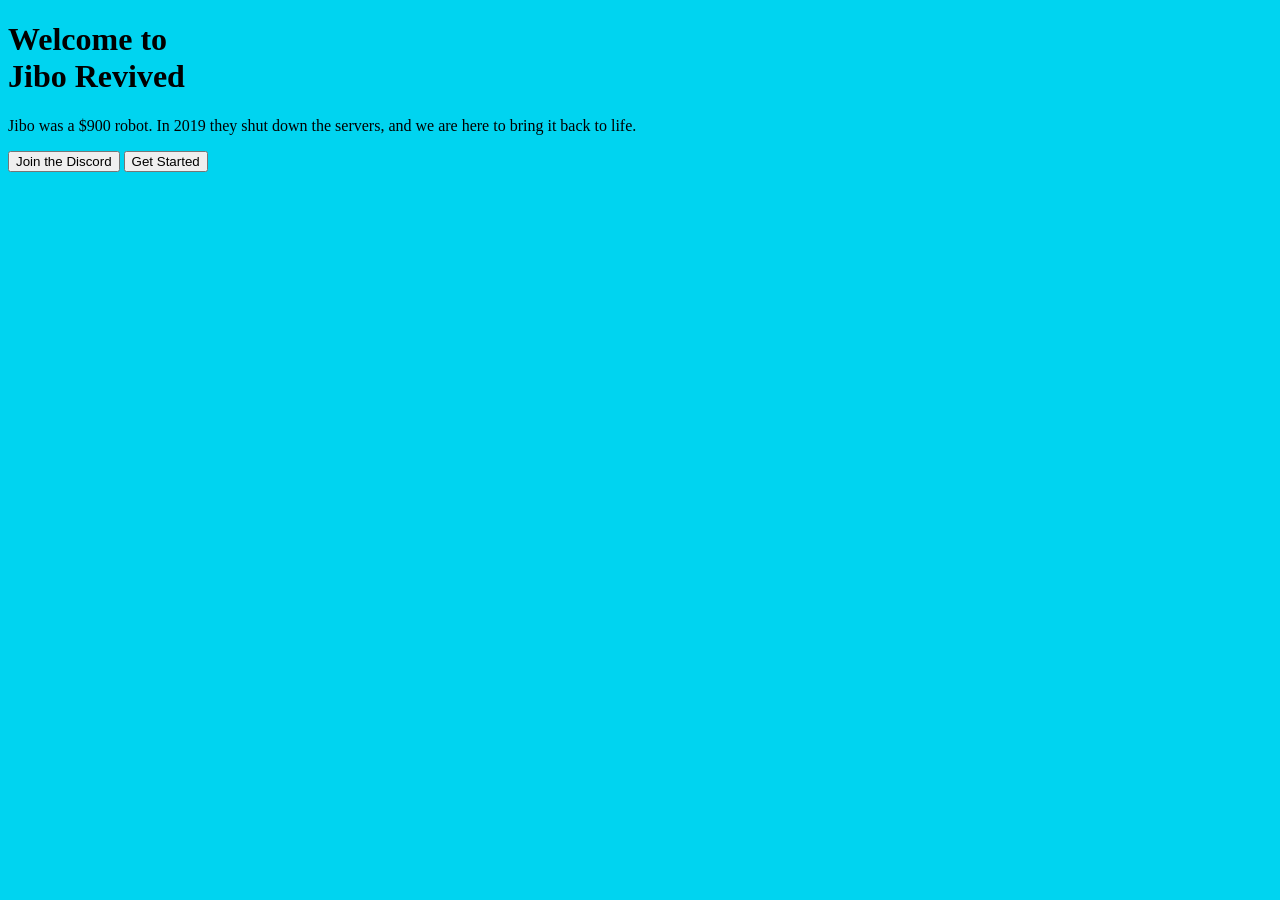
<file: index.html>
<!DOCTYPE html>
<html lang="en">
<head>
    <meta charset="UTF-8">
    <link rel="stylesheet" href="style.css">
    <!-- I am cool asf and i am a good boy. y u lookin at my code? :( did I do something wrong? ;-;.
     - ZaneDev 4/5/26-->
    <meta name="viewport" content="width=device-width, initial-scale=1.0">
    <title>Jibo Revived</title>
    <link rel="icon" type="image/png" href="https://jibo.zane.org/assets/logo.png">
</head>
<body>
    <div class="hero">
        <h1 class="mini-title">Welcome to<br><span>Jibo Revived</span></h1>
        <p>Jibo was a $900 robot. In 2019 they shut down the servers, and we are here to bring it back to life.</p>
        <div class="btn-group">
          <a href="https://discord.gg/CBVJzkRGwN"><button class="btn btn-primary">Join the Discord</button></a>
          <a href="https://docs.jiborevived.com"><button class="btn btn-glass">Get Started</button></a>
        </div>
      </div>
</body>
</html>
</file>
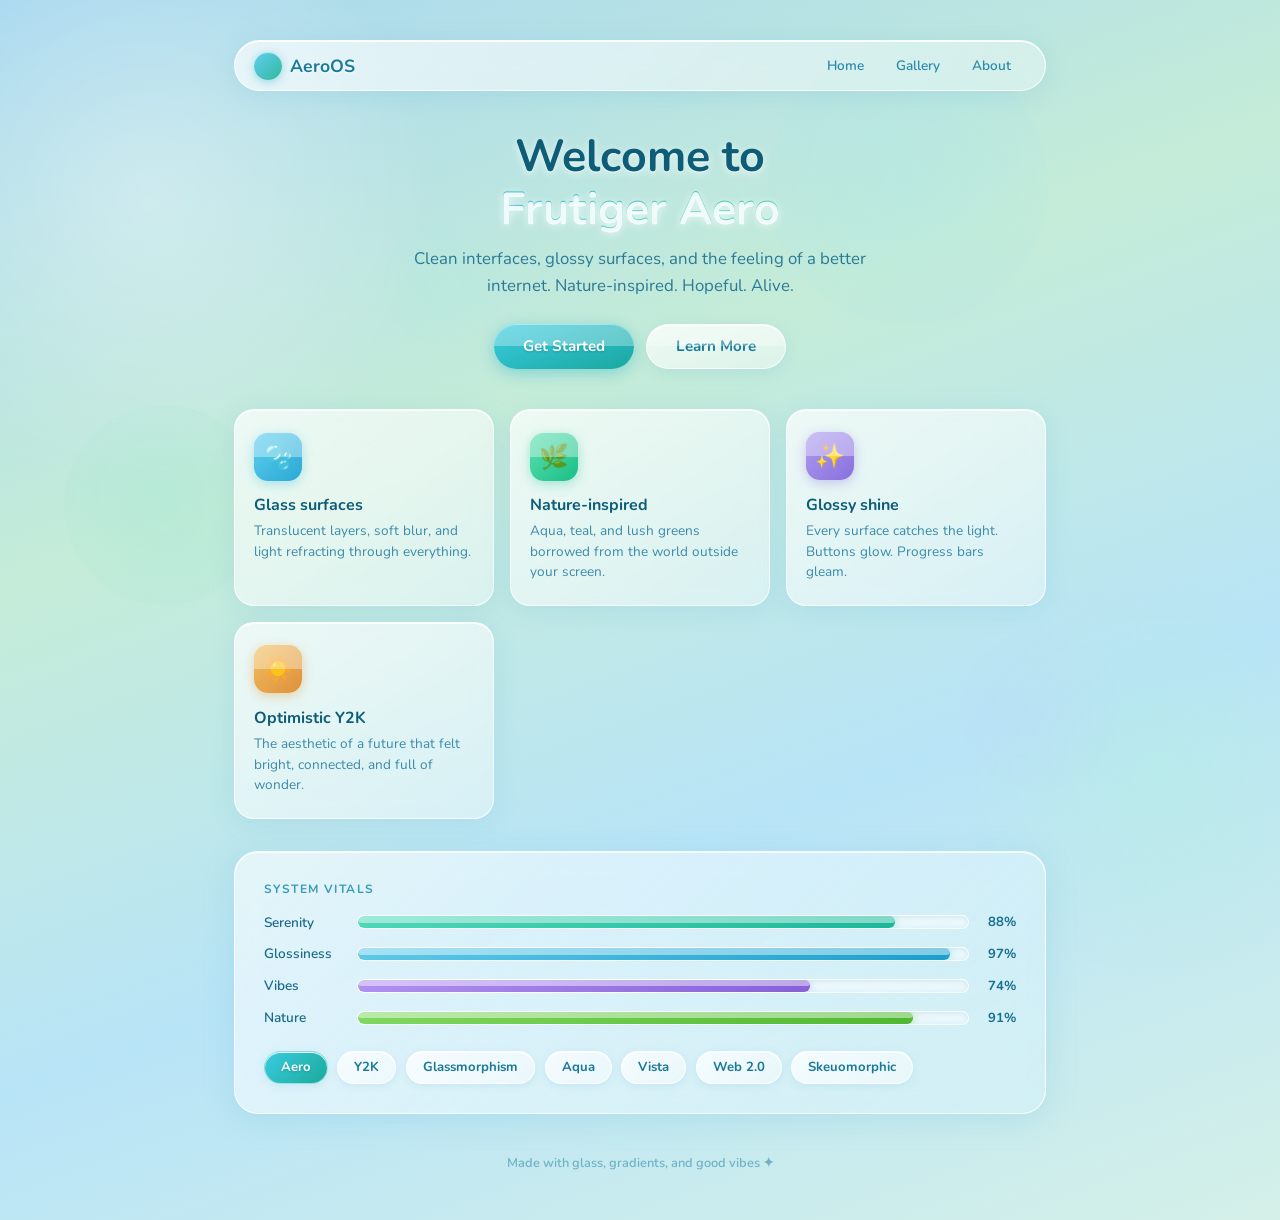
<file: fa-example.html>
<!DOCTYPE html>
<html>
<head>
<style>
  @import url('https://fonts.googleapis.com/css2?family=Nunito:wght@300;400;600;700&display=swap');

  * { margin: 0; padding: 0; box-sizing: border-box; }

  body {
    font-family: 'Nunito', 'Segoe UI', Trebuchet MS, sans-serif;
    background: linear-gradient(160deg, #a8d8f0 0%, #c5ecd8 35%, #b8e4f7 65%, #d4f0e8 100%);
    min-height: 100vh;
    overflow-x: hidden;
    position: relative;
  }

  /* Ambient blobs */
  body::before {
    content: '';
    position: fixed;
    width: 600px; height: 600px;
    border-radius: 50%;
    background: radial-gradient(circle, rgba(255,255,255,0.35) 0%, transparent 70%);
    top: -100px; left: -150px;
    pointer-events: none;
  }
  body::after {
    content: '';
    position: fixed;
    width: 400px; height: 400px;
    border-radius: 50%;
    background: radial-gradient(circle, rgba(180,240,220,0.4) 0%, transparent 70%);
    bottom: -80px; right: -80px;
    pointer-events: none;
  }

  .page {
    max-width: 860px;
    margin: 0 auto;
    padding: 2.5rem 1.5rem 3rem;
    position: relative;
    z-index: 1;
  }

  /* NAV */
  .nav {
    display: flex;
    align-items: center;
    justify-content: space-between;
    background: linear-gradient(135deg, rgba(255,255,255,0.65), rgba(255,255,255,0.35));
    border: 1px solid rgba(255,255,255,0.8);
    border-radius: 50px;
    padding: 0.6rem 1.2rem;
    backdrop-filter: blur(12px);
    margin-bottom: 2.5rem;
    box-shadow: 0 4px 24px rgba(100,180,210,0.2), inset 0 1px 0 rgba(255,255,255,0.9);
  }
  .nav-logo {
    font-size: 1.1rem;
    font-weight: 700;
    color: #1a7a9a;
    text-shadow: 0 1px 2px rgba(255,255,255,0.8);
    display: flex;
    align-items: center;
    gap: 8px;
  }
  .logo-orb {
    width: 28px; height: 28px;
    border-radius: 50%;
    background: linear-gradient(135deg, #5ecfee, #34b89e);
    box-shadow: 0 2px 8px rgba(70,190,210,0.5), inset 0 1px 0 rgba(255,255,255,0.6);
  }
  .nav-links {
    display: flex;
    gap: 0.2rem;
  }
  .nav-link {
    font-size: 0.85rem;
    color: #2a8aaa;
    padding: 0.35rem 0.9rem;
    border-radius: 50px;
    cursor: pointer;
    transition: all 0.2s;
    font-weight: 600;
  }
  .nav-link:hover {
    background: rgba(255,255,255,0.6);
    color: #155f7a;
  }

  /* HERO */
  .hero {
    text-align: center;
    margin-bottom: 2.5rem;
  }
  .hero h1 {
    font-size: 2.8rem;
    font-weight: 700;
    color: #0d5c78;
    text-shadow: 0 2px 8px rgba(255,255,255,0.7), 0 1px 0 rgba(255,255,255,0.9);
    line-height: 1.15;
    margin-bottom: 0.75rem;
  }
  .hero h1 span {
    background: linear-gradient(135deg, #1aaccf, #1dc9a0);
    -webkit-background-clip: text;
    -webkit-text-fill-color: transparent;
    background-clip: text;
  }
  .hero p {
    font-size: 1.05rem;
    color: #2a7a94;
    max-width: 480px;
    margin: 0 auto 1.5rem;
    line-height: 1.6;
  }

  /* GLASS BUTTONS */
  .btn-group {
    display: flex;
    gap: 0.75rem;
    justify-content: center;
    flex-wrap: wrap;
  }
  .btn {
    padding: 0.7rem 1.8rem;
    border-radius: 50px;
    border: none;
    font-family: inherit;
    font-size: 0.95rem;
    font-weight: 700;
    cursor: pointer;
    transition: all 0.2s;
    position: relative;
    overflow: hidden;
  }
  .btn::after {
    content: '';
    position: absolute;
    top: 0; left: 0; right: 0;
    height: 50%;
    background: rgba(255,255,255,0.3);
    border-radius: 50px 50px 0 0;
    pointer-events: none;
  }
  .btn-primary {
    background: linear-gradient(160deg, #3acce0 0%, #1aa8a0 100%);
    color: white;
    box-shadow: 0 4px 16px rgba(40,180,200,0.45), inset 0 1px 0 rgba(255,255,255,0.4);
    text-shadow: 0 1px 2px rgba(0,80,100,0.3);
  }
  .btn-primary:hover {
    transform: translateY(-2px);
    box-shadow: 0 8px 24px rgba(40,180,200,0.5), inset 0 1px 0 rgba(255,255,255,0.4);
  }
  .btn-glass {
    background: linear-gradient(160deg, rgba(255,255,255,0.7), rgba(255,255,255,0.4));
    color: #1a7a9a;
    box-shadow: 0 4px 16px rgba(100,180,210,0.2), inset 0 1px 0 rgba(255,255,255,0.9);
    border: 1px solid rgba(255,255,255,0.75);
  }
  .btn-glass:hover {
    transform: translateY(-2px);
    background: linear-gradient(160deg, rgba(255,255,255,0.85), rgba(255,255,255,0.55));
  }
  .btn:active { transform: translateY(0); }

  /* CARDS */
  .cards {
    display: grid;
    grid-template-columns: repeat(auto-fit, minmax(220px, 1fr));
    gap: 1rem;
    margin-bottom: 2rem;
  }
  .card {
    background: linear-gradient(145deg, rgba(255,255,255,0.7), rgba(255,255,255,0.4));
    border: 1px solid rgba(255,255,255,0.8);
    border-radius: 20px;
    padding: 1.4rem 1.2rem;
    backdrop-filter: blur(10px);
    box-shadow: 0 4px 24px rgba(80,170,210,0.15), inset 0 1px 0 rgba(255,255,255,0.9);
    transition: transform 0.2s, box-shadow 0.2s;
    cursor: default;
  }
  .card:hover {
    transform: translateY(-4px);
    box-shadow: 0 12px 36px rgba(80,170,210,0.25), inset 0 1px 0 rgba(255,255,255,0.9);
  }
  .card-icon {
    width: 48px; height: 48px;
    border-radius: 14px;
    margin-bottom: 0.85rem;
    display: flex;
    align-items: center;
    justify-content: center;
    font-size: 1.5rem;
    position: relative;
    overflow: hidden;
  }
  .card-icon::after {
    content: '';
    position: absolute;
    top: 0; left: 0; right: 0;
    height: 50%;
    background: rgba(255,255,255,0.35);
    border-radius: 14px 14px 0 0;
  }
  .icon-blue { background: linear-gradient(135deg, #5ecfee, #2aa8d4); box-shadow: 0 3px 12px rgba(70,190,220,0.4); }
  .icon-green { background: linear-gradient(135deg, #5de0b0, #1abf88); box-shadow: 0 3px 12px rgba(50,200,160,0.4); }
  .icon-purple { background: linear-gradient(135deg, #b09cef, #8870dd); box-shadow: 0 3px 12px rgba(140,120,220,0.4); }
  .icon-orange { background: linear-gradient(135deg, #f0c060, #e0903a); box-shadow: 0 3px 12px rgba(220,150,60,0.4); }
  .card h3 {
    font-size: 1rem;
    font-weight: 700;
    color: #0d5c78;
    margin-bottom: 0.35rem;
  }
  .card p {
    font-size: 0.85rem;
    color: #3a8aaa;
    line-height: 1.5;
  }

  /* GLASS PANEL */
  .panel {
    background: linear-gradient(135deg, rgba(255,255,255,0.6), rgba(220,245,255,0.4));
    border: 1px solid rgba(255,255,255,0.8);
    border-radius: 24px;
    padding: 1.8rem;
    backdrop-filter: blur(12px);
    box-shadow: 0 6px 32px rgba(80,170,210,0.18), inset 0 1px 0 rgba(255,255,255,0.9);
    margin-bottom: 2rem;
  }
  .panel-title {
    font-size: 0.75rem;
    font-weight: 700;
    color: #3a9ab8;
    letter-spacing: 0.12em;
    text-transform: uppercase;
    margin-bottom: 1rem;
  }
  .progress-rows { display: flex; flex-direction: column; gap: 0.8rem; }
  .progress-item { display: flex; align-items: center; gap: 0.8rem; }
  .progress-label { font-size: 0.85rem; color: #1a6a88; font-weight: 600; min-width: 80px; }
  .progress-bar-bg {
    flex: 1;
    height: 14px;
    border-radius: 50px;
    background: rgba(255,255,255,0.5);
    border: 1px solid rgba(255,255,255,0.7);
    overflow: hidden;
    box-shadow: inset 0 1px 4px rgba(0,80,120,0.1);
  }
  .progress-bar {
    height: 100%;
    border-radius: 50px;
    position: relative;
    overflow: hidden;
  }
  .progress-bar::after {
    content: '';
    position: absolute;
    top: 0; left: 0; right: 0;
    height: 55%;
    background: rgba(255,255,255,0.45);
    border-radius: 50px;
  }
  .bar-teal { background: linear-gradient(90deg, #4cd8b8, #1ab89a); box-shadow: 0 0 8px rgba(40,200,170,0.4); }
  .bar-blue { background: linear-gradient(90deg, #5cc8e8, #1aa0cc); box-shadow: 0 0 8px rgba(40,170,220,0.4); }
  .bar-purple { background: linear-gradient(90deg, #b090f0, #8860d8); box-shadow: 0 0 8px rgba(140,110,220,0.4); }
  .bar-green { background: linear-gradient(90deg, #80d860, #50b830); box-shadow: 0 0 8px rgba(80,190,60,0.4); }
  .progress-val { font-size: 0.82rem; color: #1a7090; font-weight: 700; min-width: 34px; text-align: right; }

  /* BUBBLES */
  .bubbles {
    display: flex;
    gap: 0.6rem;
    flex-wrap: wrap;
    margin-top: 1.5rem;
  }
  .bubble {
    padding: 0.4rem 1rem;
    border-radius: 50px;
    font-size: 0.82rem;
    font-weight: 700;
    background: linear-gradient(135deg, rgba(255,255,255,0.75), rgba(255,255,255,0.45));
    border: 1px solid rgba(255,255,255,0.8);
    color: #1a7898;
    box-shadow: 0 2px 8px rgba(80,170,210,0.15), inset 0 1px 0 rgba(255,255,255,0.9);
    cursor: pointer;
    transition: all 0.15s;
  }
  .bubble:hover {
    transform: translateY(-1px) scale(1.04);
    box-shadow: 0 4px 14px rgba(80,170,210,0.25), inset 0 1px 0 rgba(255,255,255,0.9);
  }
  .bubble.active {
    background: linear-gradient(135deg, #3acce0, #1aaa9c);
    color: white;
    border-color: rgba(255,255,255,0.5);
    text-shadow: 0 1px 2px rgba(0,60,80,0.25);
  }

  /* FLOATING ORBS */
  .orbs {
    position: fixed;
    inset: 0;
    pointer-events: none;
    z-index: 0;
    overflow: hidden;
  }
  .orb {
    position: absolute;
    border-radius: 50%;
    opacity: 0.25;
    animation: floatOrb linear infinite;
  }
  @keyframes floatOrb {
    0%   { transform: translateY(0) translateX(0) scale(1); }
    33%  { transform: translateY(-30px) translateX(15px) scale(1.04); }
    66%  { transform: translateY(-15px) translateX(-10px) scale(0.97); }
    100% { transform: translateY(0) translateX(0) scale(1); }
  }

  /* FOOTER */
  .footer-note {
    text-align: center;
    font-size: 0.8rem;
    color: #4a9ab5;
    margin-top: 2.5rem;
    font-weight: 600;
    opacity: 0.7;
  }
</style>
</head>
<body>

<!-- Floating ambient orbs -->
<div class="orbs">
  <div class="orb" style="width:280px;height:280px;top:5%;left:60%;background:radial-gradient(circle,#a0e8f0,transparent);animation-duration:11s;"></div>
  <div class="orb" style="width:200px;height:200px;top:45%;left:5%;background:radial-gradient(circle,#90e8d0,transparent);animation-duration:14s;"></div>
  <div class="orb" style="width:160px;height:160px;top:70%;left:75%;background:radial-gradient(circle,#c0d8f8,transparent);animation-duration:9s;"></div>
  <div class="orb" style="width:120px;height:120px;top:25%;left:30%;background:radial-gradient(circle,#b0f0e0,transparent);animation-duration:16s;"></div>
</div>

<div class="page">

  <!-- NAV -->
  <nav class="nav">
    <div class="nav-logo">
      <div class="logo-orb"></div>
      AeroOS
    </div>
    <div class="nav-links">
      <div class="nav-link">Home</div>
      <div class="nav-link">Gallery</div>
      <div class="nav-link">About</div>
    </div>
  </nav>

  <!-- HERO -->
  <div class="hero">
    <h1>Welcome to<br><span>Frutiger Aero</span></h1>
    <p>Clean interfaces, glossy surfaces, and the feeling of a better internet. Nature-inspired. Hopeful. Alive.</p>
    <div class="btn-group">
      <button class="btn btn-primary">Get Started</button>
      <button class="btn btn-glass">Learn More</button>
    </div>
  </div>

  <!-- FEATURE CARDS -->
  <div class="cards">
    <div class="card">
      <div class="card-icon icon-blue">🫧</div>
      <h3>Glass surfaces</h3>
      <p>Translucent layers, soft blur, and light refracting through everything.</p>
    </div>
    <div class="card">
      <div class="card-icon icon-green">🌿</div>
      <h3>Nature-inspired</h3>
      <p>Aqua, teal, and lush greens borrowed from the world outside your screen.</p>
    </div>
    <div class="card">
      <div class="card-icon icon-purple">✨</div>
      <h3>Glossy shine</h3>
      <p>Every surface catches the light. Buttons glow. Progress bars gleam.</p>
    </div>
    <div class="card">
      <div class="card-icon icon-orange">☀️</div>
      <h3>Optimistic Y2K</h3>
      <p>The aesthetic of a future that felt bright, connected, and full of wonder.</p>
    </div>
  </div>

  <!-- GLASS PANEL with progress bars -->
  <div class="panel">
    <div class="panel-title">System Vitals</div>
    <div class="progress-rows">
      <div class="progress-item">
        <div class="progress-label">Serenity</div>
        <div class="progress-bar-bg"><div class="progress-bar bar-teal" style="width:88%"></div></div>
        <div class="progress-val">88%</div>
      </div>
      <div class="progress-item">
        <div class="progress-label">Glossiness</div>
        <div class="progress-bar-bg"><div class="progress-bar bar-blue" style="width:97%"></div></div>
        <div class="progress-val">97%</div>
      </div>
      <div class="progress-item">
        <div class="progress-label">Vibes</div>
        <div class="progress-bar-bg"><div class="progress-bar bar-purple" style="width:74%"></div></div>
        <div class="progress-val">74%</div>
      </div>
      <div class="progress-item">
        <div class="progress-label">Nature</div>
        <div class="progress-bar-bg"><div class="progress-bar bar-green" style="width:91%"></div></div>
        <div class="progress-val">91%</div>
      </div>
    </div>

    <!-- Tag bubbles -->
    <div class="bubbles" id="bubbles">
      <div class="bubble active" onclick="toggleBubble(this)">Aero</div>
      <div class="bubble" onclick="toggleBubble(this)">Y2K</div>
      <div class="bubble" onclick="toggleBubble(this)">Glassmorphism</div>
      <div class="bubble" onclick="toggleBubble(this)">Aqua</div>
      <div class="bubble" onclick="toggleBubble(this)">Vista</div>
      <div class="bubble" onclick="toggleBubble(this)">Web 2.0</div>
      <div class="bubble" onclick="toggleBubble(this)">Skeuomorphic</div>
    </div>
  </div>

  <div class="footer-note">Made with glass, gradients, and good vibes ✦</div>
</div>

<script>
  function toggleBubble(el) {
    el.classList.toggle('active');
  }
</script>

</body>
</html>
</file>
<file: style.css>
body {
    background-color: #00D4F0;
}
</file>
